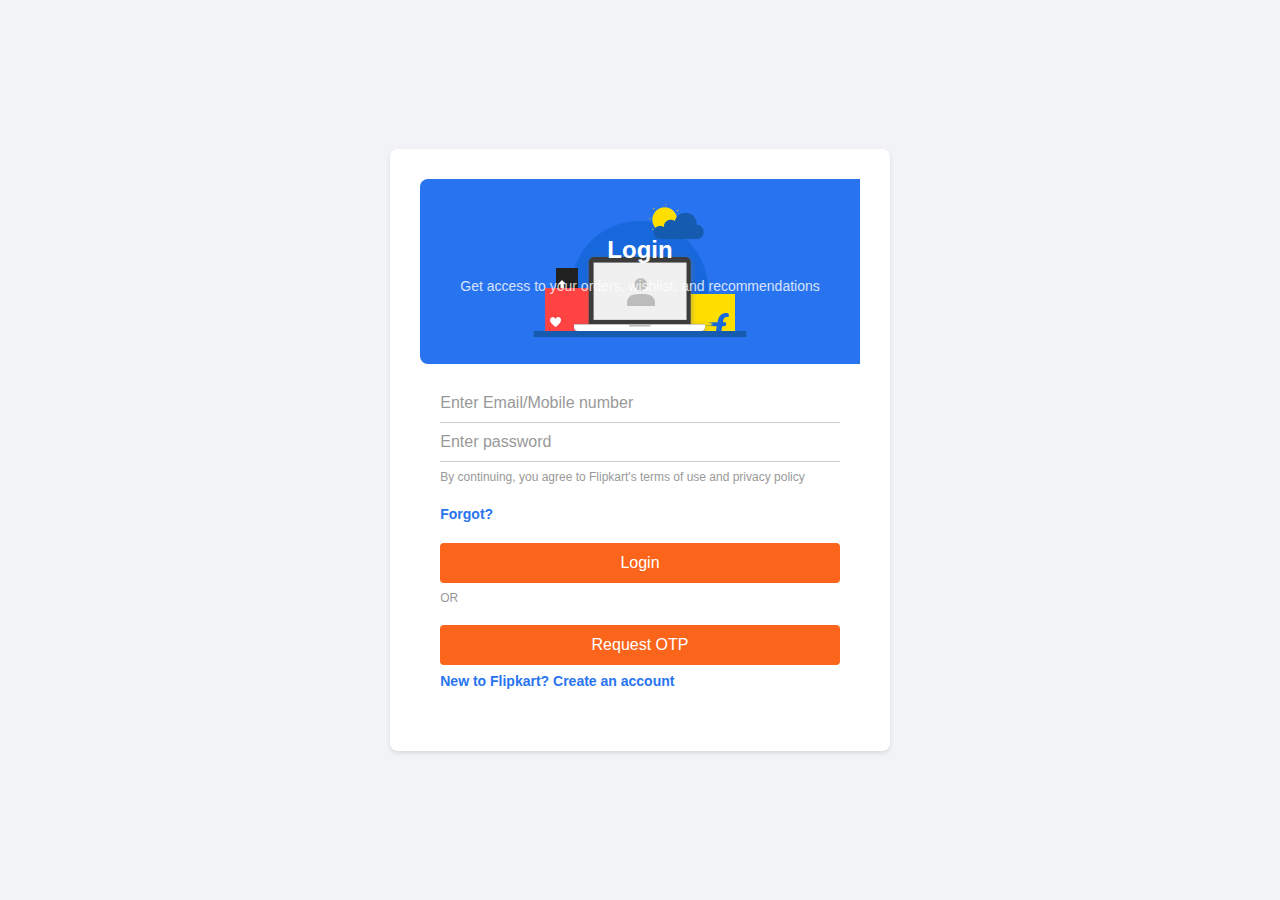
<file: Flipkart_Demo/login.html>
<!DOCTYPE html>
<html lang="en">

<head>
    <meta charset="UTF-8">
    <meta http-equiv="X-UA-Compatible" content="IE=edge">
    <meta name="viewport" content="width=device-width, initial-scale=1.0">
    <title>Flipkart Login-Page</title>
    <link rel="icon" href="img/flipkart-icon.png" type="image/x-icon">
    <link rel="stylesheet" href="https://stackpath.bootstrapcdn.com/bootstrap/4.5.0/css/bootstrap.min.css"
        integrity="sha384-9aIt2nRpC12Uk9gS9baDl411NQApFmC26EwAOH8WgZl5MYYxFfc+NcPb1dKGj7Sk" crossorigin="anonymous">
    <link rel="stylesheet" href="login-Style.css">
</head>

<body>
    <div class="container">
        <div class="box">
            <div class="row">
                <div class="col-md-6 box1">
                    <div class="inline-text">
                        <h1>Login</h1>
                        <p>Get access to your orders, wishlist, and recommendations</p>
                    </div>
                </div>
                <div class="col-md-6 box2">
                    <form action="login.php" method="POST">
                        <div class="user-data">
                            <input type="text" id="username" name="email" required>
                            <label for="username">Enter Email/Mobile number</label>
                        </div>
                        <div class="user-data">
                            <input type="password" id="password" name="password" required>
                            <label for="password">Enter password</label>
                        </div>
                        <div class="user-id">
                            <p>By continuing, you agree to Flipkart's terms of use and privacy policy</p>
                        </div>
                        <span><a href="#">Forgot?</a></span>
                        <div class="user-id button">
                            <input type="submit" value="Login">
                        </div>
                        <div class="user-id">
                            <p>OR</p>
                        </div>
                        <div class="user-id button">
                            <input type="reset" value="Request OTP">
                        </div>
                        <div class="user-id">
                            <p class="footer"><a href="#">New to Flipkart? Create an account</a></p>
                        </div>
                    </form>
                </div>
            </div>
        </div>
    </div>
</body>

</html>
</file>
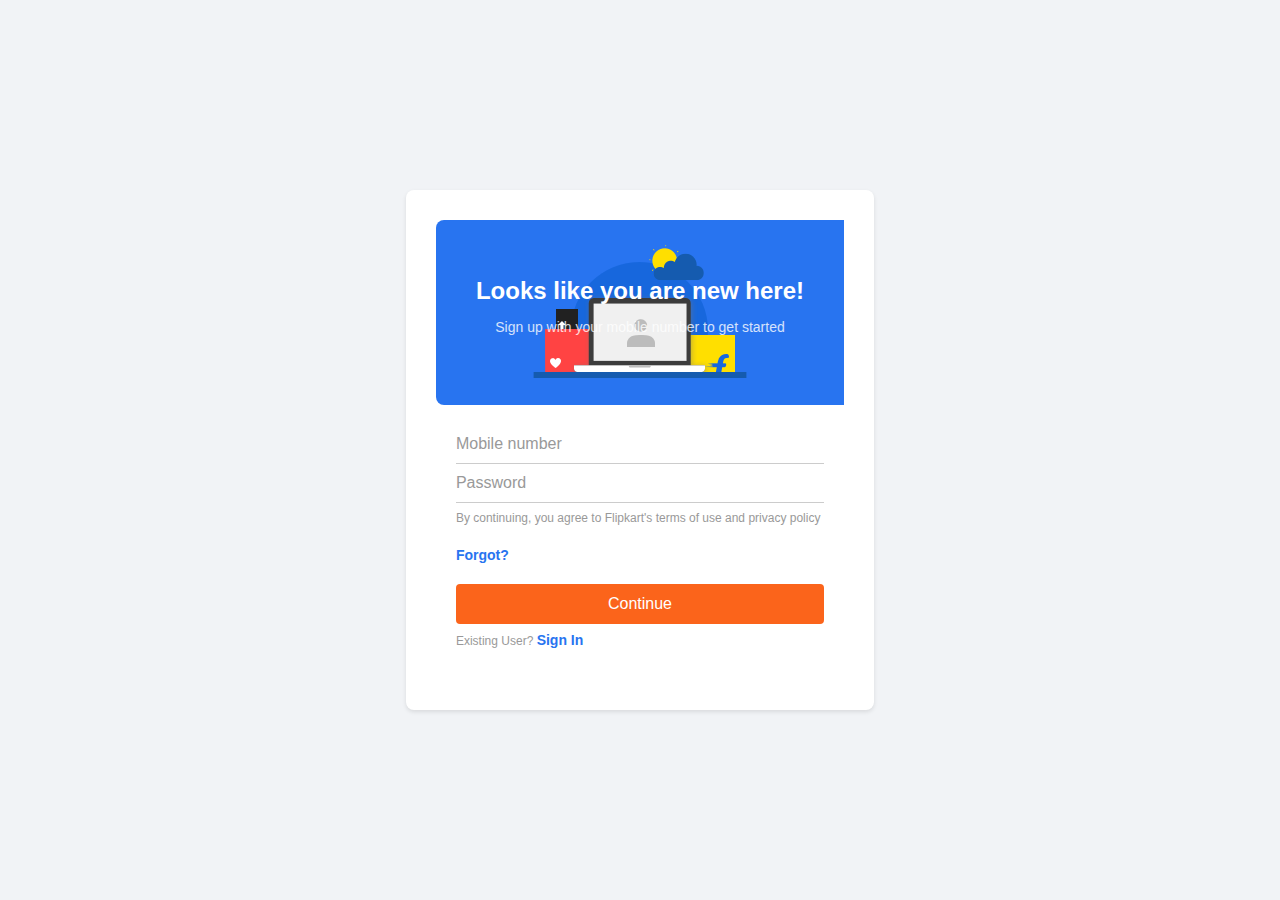
<file: Flipkart_Demo/signup.html>
<!DOCTYPE html>
<html lang="en">
<head>
    <meta charset="UTF-8">
    <meta http-equiv="X-UA-Compatible" content="IE=edge">
    <meta name="viewport" content="width=device-width, initial-scale=1.0">
    <title>Flipkart-signup</title>
    <link rel="icon" href="img/flipkart-icon.png" type="image/x-icon">
    <link rel="stylesheet" href="https://stackpath.bootstrapcdn.com/bootstrap/4.5.0/css/bootstrap.min.css"
        integrity="sha384-9aIt2nRpC12Uk9gS9baDl411NQApFmC26EwAOH8WgZl5MYYxFfc+NcPb1dKGj7Sk" crossorigin="anonymous">
    <link rel="stylesheet" href="signup-Style.css">
</head>
<body>
    <div class="container">
        <div class="box">
            <div class="row">
                <div class="col-md-6 box1">
                    <div class="inline-text">
                        <h1>Looks like you are new here!</h1>
                        <p>Sign up with your mobile number to get started</p>
                    </div>
                </div>
                <div class="col-md-6 box2">
                    <form action="signin.php" method="POST">
                        <div class="user-data">
                            <input type="text" id="username" name="email" required>
                            <label for="username">Mobile number</label>
                        </div>

                        <div class="user-data">
                            <input type="password" id="password" name="password" required>
                            <label for="password">Password</label>
                        </div>

                        <div class="user-id">
                            <p>By continuing, you agree to Flipkart's terms of use and privacy policy</p>
                        </div>
                        <span><a href="#">Forgot?</a></span>
                        <div class="user-id button">
                            <input type="submit" name="signup" value="Continue">
                        </div>
                        <div class="user-id">
                            <p class="footer">Existing User? <a href="#">Sign In</a></p>
                        </div>
                    </form>
                </div>
            </div>
        </div>
    </div>
</body>
</html>
</file>
<file: Flipkart_Demo/login-Style.css>
body {
    margin: 0;
    padding: 0;
    background: #f1f3f6;
    font-family: Arial, sans-serif;
}

.container {
    display: flex;
    justify-content: center;
    align-items: center;
    height: 100vh;
}

.box {
    background-color: #fff;
    border-radius: 8px;
    padding: 30px;
    box-shadow: 0 2px 4px rgba(0, 0, 0, 0.1);
}

.box1 {
    background: url(img/login_1.png);
    background-color: #2874f0;
    color: #fff;
    border-radius: 8px 0 0 8px;
    padding: 40px;
    text-align: center;
    background-repeat: no-repeat;
    background-position: center; /* Adjust the background position */
}

.inline-text {
    margin-bottom: 30px;
}

.inline-text h1 {
    font-size: 24px;
    margin-bottom: 10px;
}

.inline-text p {
    font-size: 14px;
    opacity: 0.8;
}

.box2 {
    padding: 20px;
}

.user-data {
    position: relative;
}

.user-data input {
    width: 100%;
    border: none;
    border-bottom: 1px solid #ccc;
    padding: 10px 0;
    font-size: 16px;
    color: #333;
    background-color: transparent;
    transition: border-bottom-color 0.3s ease;
}

.user-data label {
    position: absolute;
    top: 10px;
    left: 0;
    font-size: 16px;
    color: #999;
    transition: top 0.3s ease, font-size 0.3s ease;
    pointer-events: none;
}

.user-data input:focus {
    outline: none;
    border-bottom-color: #2874f0;
}

.user-data input:focus+label,
.user-data input:valid+label {
    top: -20px;
    font-size: 12px;
}

.user-id p {
    font-size: 12px;
    color: #999;
    margin-top: 8px;
}

.box2 span a {
    display: inline-block;
    color: #2874f0;
    font-size: 14px;
    font-weight: 600;
    text-decoration: none;
    margin-top: 10px;
}

.button {
    margin-top: 20px;
}

.button input {
    width: 100%;
    height: 40px;
    font-size: 16px;
    color: #fff;
    background-color: #fb641b;
    border: none;
    border-radius: 4px;
    cursor: pointer;
    transition: background-color 0.3s ease;
}

.button input:hover {
    background-color: #f90;
}

.user-id .footer a {
    color: #2874f0;
    font-size: 14px;
    font-weight: 600;
    text-decoration: none;
}
</file>
<file: Flipkart_Demo/signup-Style.css>
body {
    margin: 0;
    padding: 0;
    background: #f1f3f6;
    font-family: Arial, sans-serif;
  }

  .container {
    display: flex;
    justify-content: center;
    align-items: center;
    height: 100vh;
  }

  .box {
    background-color: #fff;
    border-radius: 8px;
    padding: 30px;
    box-shadow: 0 2px 4px rgba(0, 0, 0, 0.1);
  }

  .box1 {
    background: url(img/login_1.png);
    background-color: #2874f0;
    color: #fff;
    border-radius: 8px 0 0 8px;
    padding: 40px;
    text-align: center;
    background-repeat: no-repeat;
    background-position: center;
  }

  .inline-text {
    margin-bottom: 30px;
  }

  .inline-text h1 {
    font-size: 24px;
    margin-bottom: 10px;
  }

  .inline-text p {
    font-size: 14px;
    opacity: 0.8;
  }

  .box2 {
    padding: 20px;
  }

  .user-data {
    position: relative;
  }

  .user-data input {
    width: 100%;
    border: none;
    border-bottom: 1px solid #ccc;
    padding: 10px 0;
    font-size: 16px;
    color: #333;
    background-color: transparent;
    transition: border-bottom-color 0.3s ease;
  }

  .user-data label {
    position: absolute;
    top: 10px;
    left: 0;
    font-size: 16px;
    color: #999;
    transition: top 0.3s ease, font-size 0.3s ease;
    pointer-events: none;
  }

  .user-data input:focus {
    outline: none;
    border-bottom-color: #2874f0;
  }

  .user-data input:focus+label,
  .user-data input:valid+label {
    top: -20px;
    font-size: 12px;
  }

  .user-id p {
    font-size: 12px;
    color: #999;
    margin-top: 8px;
  }

  .box2 span a {
    display: inline-block;
    color: #2874f0;
    font-size: 14px;
    font-weight: 600;
    text-decoration: none;
    margin-top: 10px;
  }

  .button {
    margin-top: 20px;
  }

  .button input {
    width: 100%;
    height: 40px;
    font-size: 16px;
    color: #fff;
    background-color: #fb641b;
    border: none;
    border-radius: 4px;
    cursor: pointer;
    transition: background-color 0.3s ease;
  }

  .button input:hover {
    background-color: #f90;
  }

  .user-id .footer a {
    color: #2874f0;
    font-size: 14px;
    font-weight: 600;
    text-decoration: none;
  }
</file>
